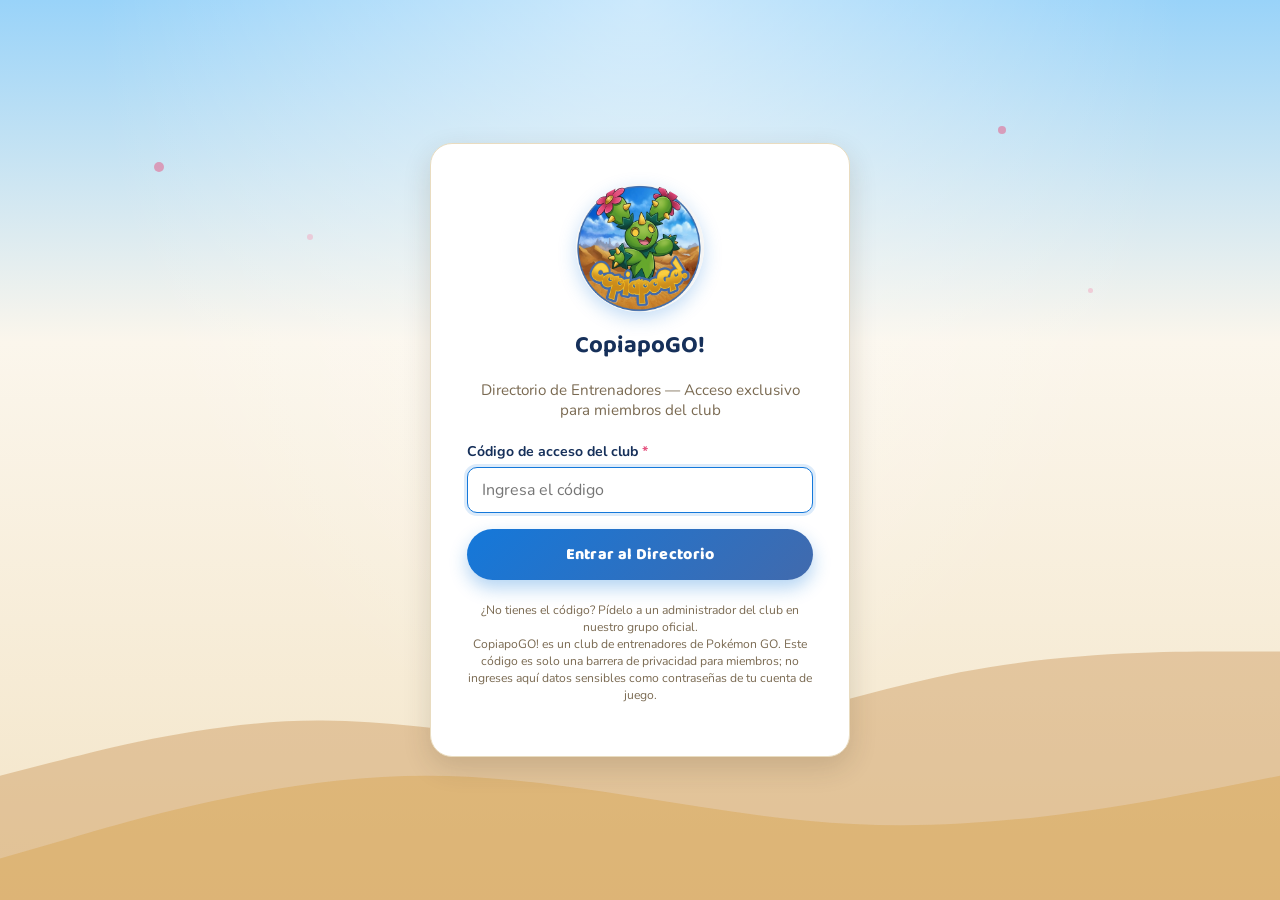
<file: index.html>
<!DOCTYPE html>
<html lang="es-CL">
<head>
<meta charset="UTF-8" />
<meta name="viewport" content="width=device-width, initial-scale=1.0" />
<title>CopiapoGO! — Acceso al Directorio</title>
<meta name="description" content="Directorio de entrenadores del club CopiapoGO! — acceso exclusivo para miembros." />
<link rel="icon" href="assets/logo-transparent.png" />
<link rel="preconnect" href="https://fonts.googleapis.com">
<link href="https://fonts.googleapis.com/css2?family=Baloo+2:wght@600;700;800&family=Nunito:wght@400;600;700;800&display=swap" rel="stylesheet">
<link rel="stylesheet" href="css/style.css" />
</head>
<body>

<div class="desert-bg">
  <svg viewBox="0 0 1440 320" preserveAspectRatio="none">
    <path fill="#C0813B" fill-opacity="0.35" d="M0,224L60,213.3C120,203,240,181,360,181.3C480,181,600,203,720,197.3C840,192,960,160,1080,144C1200,128,1320,128,1380,128L1440,128L1440,320L0,320Z"></path>
    <path fill="#D8A451" fill-opacity="0.45" d="M0,288L80,272C160,256,320,224,480,224C640,224,800,256,960,261.3C1120,267,1280,245,1360,234.7L1440,224L1440,320L0,320Z"></path>
  </svg>
  <div class="dot" style="width:10px;height:10px;background:#E65480;top:18%;left:12%;"></div>
  <div class="dot" style="width:6px;height:6px;background:#F2A7C0;top:26%;left:24%;"></div>
  <div class="dot" style="width:8px;height:8px;background:#E65480;top:14%;left:78%;"></div>
  <div class="dot" style="width:5px;height:5px;background:#F2A7C0;top:32%;left:85%;"></div>
</div>

<div class="page-center">
  <div class="login-card">
    <img src="assets/logo.png" alt="Logo CopiapoGO!" class="login-logo" />
    <h1>CopiapoGO!</h1>
    <p class="login-sub">Directorio de Entrenadores &mdash; Acceso exclusivo para miembros del club</p>

    <form id="login-form" autocomplete="off">
      <div class="field">
        <label for="access-code">Código de acceso del club <span class="required-star">*</span></label>
        <input type="password" id="access-code" name="access-code" placeholder="Ingresa el código" required autofocus />
      </div>
      <button type="submit" class="btn btn-primary" id="login-btn">Entrar al Directorio</button>
      <div class="error-msg" id="login-error"></div>
    </form>

    <p class="login-footnote">
      ¿No tienes el código? Pídelo a un administrador del club en nuestro grupo oficial.<br/>
      CopiapoGO! es un club de entrenadores de Pokémon GO. Este código es solo una barrera de
      privacidad para miembros; no ingreses aquí datos sensibles como contraseñas de tu cuenta de juego.
    </p>
  </div>
</div>

<script src="js/auth.js"></script>
</body>
</html>
</file>
<file: css/style.css>
/* ===================================================================
   CopiapoGO! — Directorio de Entrenadores
   Paleta extraída del logo del club + inspiración Desierto de Atacama
   (desierto florido y cordillera)
=================================================================== */

:root {
  /* --- Paleta base (desierto / cordillera / cactus flor) --- */
  --sand-50:   #FBF6EC;   /* fondo general, arena muy clara */
  --sand-100:  #F3E4C6;   /* tarjetas, superficies */
  --sand-300:  #E2BD75;   /* duna media */
  --sand-500:  #D8A451;   /* duna */
  --sand-700:  #C0813B;   /* duna oscura / sombra */
  --sand-900:  #7A4E22;   /* texto sobre arena, contorno */

  --sky-300:   #99D3F9;   /* cielo claro */
  --sky-500:   #1478DA;   /* cielo / acento principal */
  --sky-700:   #416AAD;   /* azul del borde del logo (cordillera/cielo profundo) */
  --sky-900:   #16305A;   /* azul muy oscuro, texto sobre claro */

  --cactus-300: #9ED66A;  /* verde claro */
  --cactus-500: #66A82D;  /* verde cactus (logo) */
  --cactus-700: #347227;  /* verde oscuro */

  --flower-300: #F2A7C0;  /* flor rosada clara */
  --flower-500: #E65480;  /* flor del desierto (logo) */
  --flower-700: #C22F5C;  /* flor oscura */

  --gold-300:  #FCE29A;
  --gold-500:  #FACF42;   /* dorado brillante (logo, texto) */
  --gold-700:  #CA8B1A;   /* dorado oscuro (logo, contorno) */

  --teal-900:  #104237;   /* verde-azulado muy oscuro (contornos del logo) */

  /* --- Colores de equipo Pokémon GO --- */
  --team-valor:    #E23B3B;
  --team-sabiduria:#2E77D0;
  --team-instinto: #F5C518;

  /* --- Semánticos --- */
  --bg-app: var(--sand-50);
  --bg-card: #FFFFFF;
  --text-main: #3A2B18;
  --text-muted: #7A6A52;
  --border-soft: #E9DCC0;
  --shadow-soft: 0 6px 20px rgba(58, 43, 24, 0.10);
  --shadow-lift: 0 10px 28px rgba(58, 43, 24, 0.16);
  --radius-md: 14px;
  --radius-lg: 22px;
  --radius-pill: 999px;

  --font-display: "Baloo 2", "Trebuchet MS", sans-serif;
  --font-body: "Nunito", "Segoe UI", sans-serif;
}

* { box-sizing: border-box; }

html, body {
  margin: 0;
  padding: 0;
  min-height: 100%;
}

body {
  font-family: var(--font-body);
  color: var(--text-main);
  background:
    radial-gradient(ellipse at top, rgba(255,255,255,0.5), transparent 60%),
    linear-gradient(180deg, var(--sky-300) 0%, var(--sand-50) 38%, var(--sand-100) 100%);
  min-height: 100vh;
  position: relative;
  overflow-x: hidden;
}

/* Silueta de cordillera + dunas, decorativa, fija al fondo */
.desert-bg {
  position: fixed;
  inset: 0;
  z-index: -1;
  pointer-events: none;
  overflow: hidden;
}
.desert-bg svg {
  position: absolute;
  bottom: 0;
  left: 0;
  width: 100%;
  height: 46vh;
  min-height: 260px;
}
.desert-bg .dot {
  position: absolute;
  border-radius: 50%;
  opacity: 0.5;
}

h1, h2, h3, .brand-font {
  font-family: var(--font-display);
  font-weight: 700;
  color: var(--sky-900);
  margin: 0;
}

a { color: var(--sky-700); }

button, input, select, textarea {
  font-family: var(--font-body);
  font-size: 1rem;
}

/* ===================== Layout genérico ===================== */
.page-center {
  min-height: 100vh;
  display: flex;
  align-items: center;
  justify-content: center;
  padding: 24px;
}

.container {
  max-width: 1100px;
  margin: 0 auto;
  padding: 0 20px;
}

/* ===================== Login ===================== */
.login-card {
  background: var(--bg-card);
  border-radius: var(--radius-lg);
  box-shadow: var(--shadow-lift);
  padding: 40px 36px;
  max-width: 420px;
  width: 100%;
  text-align: center;
  border: 1px solid var(--border-soft);
}

.login-logo {
  width: 128px;
  height: 128px;
  border-radius: 50%;
  margin: 0 auto 14px;
  box-shadow: 0 6px 18px rgba(20, 120, 218, 0.25);
  display: block;
}

.login-card h1 {
  font-size: 1.5rem;
  margin-bottom: 4px;
}

.login-sub {
  color: var(--text-muted);
  font-size: 0.95rem;
  margin-bottom: 22px;
}

.field {
  text-align: left;
  margin-bottom: 16px;
}

.field label {
  display: block;
  font-weight: 700;
  font-size: 0.88rem;
  color: var(--sky-900);
  margin-bottom: 6px;
}

.field .hint {
  font-weight: 400;
  color: var(--text-muted);
  font-size: 0.78rem;
}

input[type="text"],
input[type="tel"],
input[type="password"],
select,
textarea {
  width: 100%;
  padding: 11px 14px;
  border-radius: 10px;
  border: 1.5px solid var(--border-soft);
  background: var(--sand-50);
  color: var(--text-main);
  transition: border-color .15s, box-shadow .15s;
}

input:focus, select:focus, textarea:focus {
  outline: none;
  border-color: var(--sky-500);
  box-shadow: 0 0 0 3px rgba(20, 120, 218, 0.15);
  background: #fff;
}

.btn {
  display: inline-flex;
  align-items: center;
  justify-content: center;
  gap: 8px;
  border: none;
  border-radius: var(--radius-pill);
  padding: 12px 22px;
  font-weight: 800;
  font-family: var(--font-display);
  letter-spacing: 0.3px;
  cursor: pointer;
  transition: transform .12s ease, box-shadow .12s ease, opacity .12s;
}
.btn:active { transform: translateY(1px) scale(0.99); }
.btn:disabled { opacity: 0.55; cursor: not-allowed; }

.btn-primary {
  background: linear-gradient(135deg, var(--sky-500), var(--sky-700));
  color: #fff;
  box-shadow: 0 8px 18px rgba(20, 120, 218, 0.32);
  width: 100%;
  padding: 13px 22px;
}
.btn-primary:hover { box-shadow: 0 10px 22px rgba(20, 120, 218, 0.4); }

.btn-gold {
  background: linear-gradient(135deg, var(--gold-500), var(--gold-700));
  color: #4a2f04;
  box-shadow: 0 8px 18px rgba(202, 139, 26, 0.35);
}

.btn-outline {
  background: transparent;
  border: 1.5px solid var(--sky-700);
  color: var(--sky-700);
}

.error-msg {
  background: #FDEAEA;
  color: #A32424;
  border: 1px solid #F2B8B8;
  border-radius: 10px;
  padding: 10px 14px;
  font-size: 0.88rem;
  margin-top: 14px;
  display: none;
}
.error-msg.show { display: block; }

.success-msg {
  background: #EAF7EC;
  color: #226B2E;
  border: 1px solid #B9E3BE;
  border-radius: 10px;
  padding: 12px 16px;
  font-size: 0.92rem;
  margin-top: 14px;
  display: none;
}
.success-msg.show { display: block; }

.login-footnote {
  margin-top: 22px;
  font-size: 0.76rem;
  color: var(--text-muted);
  line-height: 1.4;
}

/* ===================== App header ===================== */
.app-header {
  background: linear-gradient(120deg, var(--sky-700), var(--sky-900));
  color: #fff;
  padding: 16px 0;
  box-shadow: var(--shadow-soft);
  position: sticky;
  top: 0;
  z-index: 20;
}

.app-header .container {
  display: flex;
  align-items: center;
  gap: 16px;
  flex-wrap: wrap;
}

.app-header img {
  width: 54px;
  height: 54px;
  border-radius: 50%;
  box-shadow: 0 3px 10px rgba(0,0,0,0.25);
  flex-shrink: 0;
}

.app-header .brand-text h1 {
  color: #fff;
  font-size: 1.3rem;
}
.app-header .brand-text p {
  margin: 2px 0 0;
  font-size: 0.8rem;
  color: var(--sand-300);
}

.header-actions {
  margin-left: auto;
  display: flex;
  gap: 10px;
  align-items: center;
}

.btn-logout {
  background: rgba(255,255,255,0.12);
  color: #fff;
  border: 1px solid rgba(255,255,255,0.35);
  border-radius: var(--radius-pill);
  padding: 8px 16px;
  font-size: 0.82rem;
  font-weight: 700;
  cursor: pointer;
}
.btn-logout:hover { background: rgba(255,255,255,0.22); }

/* ===================== Stats ===================== */
.stats-bar {
  display: grid;
  grid-template-columns: repeat(auto-fit, minmax(150px, 1fr));
  gap: 14px;
  margin: 26px 0;
}

.stat-card {
  background: var(--bg-card);
  border-radius: var(--radius-md);
  padding: 16px 18px;
  text-align: center;
  border: 1px solid var(--border-soft);
  box-shadow: var(--shadow-soft);
}
.stat-card .stat-num {
  font-family: var(--font-display);
  font-size: 2rem;
  font-weight: 800;
  color: var(--sky-700);
  line-height: 1;
}
.stat-card.total .stat-num { color: var(--flower-500); }
.stat-card .stat-label {
  margin-top: 6px;
  font-size: 0.78rem;
  font-weight: 700;
  text-transform: uppercase;
  letter-spacing: 0.4px;
  color: var(--text-muted);
}

/* ===================== Tabs ===================== */
.tabs {
  display: flex;
  gap: 8px;
  margin: 24px 0 18px;
  border-bottom: 2px solid var(--border-soft);
}
.tab-btn {
  background: none;
  border: none;
  padding: 10px 18px;
  font-family: var(--font-display);
  font-weight: 700;
  color: var(--text-muted);
  cursor: pointer;
  border-bottom: 3px solid transparent;
  margin-bottom: -2px;
  font-size: 0.95rem;
}
.tab-btn.active {
  color: var(--sky-700);
  border-bottom-color: var(--flower-500);
}
.tab-panel { display: none; }
.tab-panel.active { display: block; animation: fadein .25s ease; }

@keyframes fadein {
  from { opacity: 0; transform: translateY(6px); }
  to { opacity: 1; transform: translateY(0); }
}

/* ===================== Cards / Form panel ===================== */
.panel {
  background: var(--bg-card);
  border-radius: var(--radius-lg);
  border: 1px solid var(--border-soft);
  box-shadow: var(--shadow-soft);
  padding: 26px 26px 30px;
  margin-bottom: 30px;
}

.panel-title {
  font-size: 1.15rem;
  margin-bottom: 4px;
}
.panel-sub {
  color: var(--text-muted);
  font-size: 0.88rem;
  margin-bottom: 20px;
}

.form-grid {
  display: grid;
  grid-template-columns: repeat(auto-fit, minmax(230px, 1fr));
  gap: 16px 20px;
}

.form-grid .field.full { grid-column: 1 / -1; }

.required-star { color: var(--flower-500); }

.radio-group, .checkbox-group {
  display: flex;
  flex-direction: column;
  gap: 8px;
}

.radio-option, .checkbox-option {
  display: flex;
  align-items: flex-start;
  gap: 10px;
  padding: 10px 12px;
  border-radius: 10px;
  border: 1.5px solid var(--border-soft);
  background: var(--sand-50);
  cursor: pointer;
  font-size: 0.88rem;
  transition: border-color .15s, background .15s;
}
.radio-option:hover, .checkbox-option:hover {
  border-color: var(--sky-500);
}
.radio-option input, .checkbox-option input {
  margin-top: 3px;
  width: auto;
  accent-color: var(--sky-700);
  flex-shrink: 0;
}
.radio-option strong, .checkbox-option strong {
  display: block;
  color: var(--sky-900);
}
.radio-option span.desc, .checkbox-option span.desc {
  color: var(--text-muted);
  font-size: 0.82rem;
}

.team-options {
  display: grid;
  grid-template-columns: repeat(auto-fit, minmax(150px, 1fr));
  gap: 10px;
}
.team-option {
  border-radius: 12px;
  padding: 12px;
  text-align: center;
  border: 2px solid var(--border-soft);
  cursor: pointer;
  font-weight: 800;
  font-family: var(--font-display);
  font-size: 0.9rem;
  color: #fff;
  position: relative;
}
.team-option input { position: absolute; opacity: 0; }
.team-option.valor { background: linear-gradient(135deg,#F05C5C,var(--team-valor)); }
.team-option.sabiduria { background: linear-gradient(135deg,#4C93E8,var(--team-sabiduria)); }
.team-option.instinto { background: linear-gradient(135deg,#FBDE5C,var(--team-instinto)); color:#4a3b04; }
.team-option.selected { outline: 3px solid var(--sky-900); outline-offset: 2px; }

.qr-upload {
  border: 2px dashed var(--sky-500);
  border-radius: 14px;
  padding: 18px;
  text-align: center;
  background: var(--sky-300);
  background: rgba(20,120,218,0.06);
  cursor: pointer;
}
.qr-upload input { display: none; }
.qr-preview {
  margin-top: 12px;
  max-width: 180px;
  max-height: 180px;
  border-radius: 10px;
  border: 2px solid var(--border-soft);
  display: none;
}

.form-actions {
  margin-top: 22px;
  display: flex;
  justify-content: flex-end;
  gap: 12px;
}

/* ===================== Buscador ===================== */
.search-bar {
  display: flex;
  flex-wrap: wrap;
  gap: 12px;
  margin-bottom: 20px;
}
.search-bar input[type="text"] { flex: 2 1 220px; }
.search-bar select { flex: 1 1 160px; }

.results-count {
  font-size: 0.85rem;
  color: var(--text-muted);
  margin-bottom: 14px;
}

.player-grid {
  display: grid;
  grid-template-columns: repeat(auto-fill, minmax(280px, 1fr));
  gap: 18px;
}

.player-card {
  background: var(--bg-card);
  border-radius: var(--radius-md);
  border: 1px solid var(--border-soft);
  box-shadow: var(--shadow-soft);
  padding: 18px;
  position: relative;
  border-top: 5px solid var(--sky-500);
}
.player-card.team-valor { border-top-color: var(--team-valor); }
.player-card.team-sabiduria { border-top-color: var(--team-sabiduria); }
.player-card.team-instinto { border-top-color: var(--team-instinto); }

.player-card .pc-head {
  display: flex;
  justify-content: space-between;
  align-items: flex-start;
  gap: 8px;
}
.player-card h3 {
  font-size: 1.05rem;
  margin-bottom: 2px;
}
.pc-id {
  font-size: 0.82rem;
  color: var(--text-muted);
  font-family: monospace;
}

.badge {
  display: inline-flex;
  align-items: center;
  gap: 4px;
  padding: 3px 10px;
  border-radius: var(--radius-pill);
  font-size: 0.72rem;
  font-weight: 800;
  white-space: nowrap;
}
.badge-valor { background: rgba(226,59,59,0.12); color: var(--team-valor); }
.badge-sabiduria { background: rgba(46,119,208,0.12); color: var(--team-sabiduria); }
.badge-instinto { background: rgba(245,197,24,0.18); color: #8a6d00; }

.pc-meta {
  margin-top: 12px;
  display: flex;
  flex-wrap: wrap;
  gap: 6px;
}
.tag {
  font-size: 0.72rem;
  font-weight: 700;
  padding: 3px 9px;
  border-radius: var(--radius-pill);
  background: var(--sand-100);
  color: var(--sand-900);
}
.tag.remote-si { background: rgba(102,168,45,0.15); color: var(--cactus-700); }
.tag.remote-tal-vez { background: rgba(250,207,66,0.25); color: #8a6d00; }
.tag.remote-no { background: rgba(122,106,82,0.15); color: var(--text-muted); }

.pc-details {
  margin-top: 12px;
  font-size: 0.85rem;
  color: var(--text-main);
  display: flex;
  flex-direction: column;
  gap: 4px;
}
.pc-details .row { display: flex; gap: 6px; }
.pc-details .row b { color: var(--sky-900); min-width: 92px; flex-shrink:0; }

.pc-extras {
  margin-top: 10px;
  display: flex;
  flex-wrap: wrap;
  gap: 5px;
}
.pc-extras .tag { background: rgba(230,84,128,0.1); color: var(--flower-700); }

.pc-qr {
  margin-top: 12px;
  display: flex;
  align-items: center;
  gap: 10px;
}
.pc-qr img {
  width: 56px;
  height: 56px;
  object-fit: cover;
  border-radius: 8px;
  border: 1px solid var(--border-soft);
  cursor: zoom-in;
}
.pc-qr .link-btn {
  font-size: 0.78rem;
  font-weight: 700;
  color: var(--sky-700);
  cursor: pointer;
  background: none;
  border: none;
  text-decoration: underline;
  padding: 0;
}

.empty-state {
  text-align: center;
  padding: 50px 20px;
  color: var(--text-muted);
}
.empty-state .big-emoji { font-size: 2.4rem; margin-bottom: 10px; }

/* Modal QR */
.modal-overlay {
  position: fixed;
  inset: 0;
  background: rgba(20, 20, 20, 0.7);
  display: none;
  align-items: center;
  justify-content: center;
  z-index: 100;
  padding: 20px;
}
.modal-overlay.show { display: flex; }
.modal-overlay img {
  max-width: 90vw;
  max-height: 85vh;
  border-radius: 12px;
  box-shadow: 0 20px 50px rgba(0,0,0,0.4);
}
.modal-close {
  position: absolute;
  top: 20px;
  right: 26px;
  color: #fff;
  font-size: 2rem;
  cursor: pointer;
  background: none;
  border: none;
}

/* Loader */
.loader {
  display: inline-block;
  width: 18px;
  height: 18px;
  border: 3px solid rgba(255,255,255,0.4);
  border-top-color: #fff;
  border-radius: 50%;
  animation: spin 0.8s linear infinite;
}
.loader-lg {
  width: 40px;
  height: 40px;
  border-width: 4px;
  border-color: rgba(255,255,255,0.25);
  border-top-color: #fff;
}
.modal-loader { display: none; }
.modal-loader.show { display: block; }
#qr-modal-img { display: none; }
#qr-modal-img.show { display: block; }
@keyframes spin { to { transform: rotate(360deg); } }

.footer-note {
  text-align: center;
  color: var(--text-muted);
  font-size: 0.78rem;
  padding: 30px 20px 40px;
  line-height: 1.5;
}

@media (max-width: 640px) {
  .app-header .container { justify-content: center; text-align: center; }
  .header-actions { margin-left: 0; width: 100%; justify-content: center; }
  .panel { padding: 20px 16px 24px; }
}
</file>
